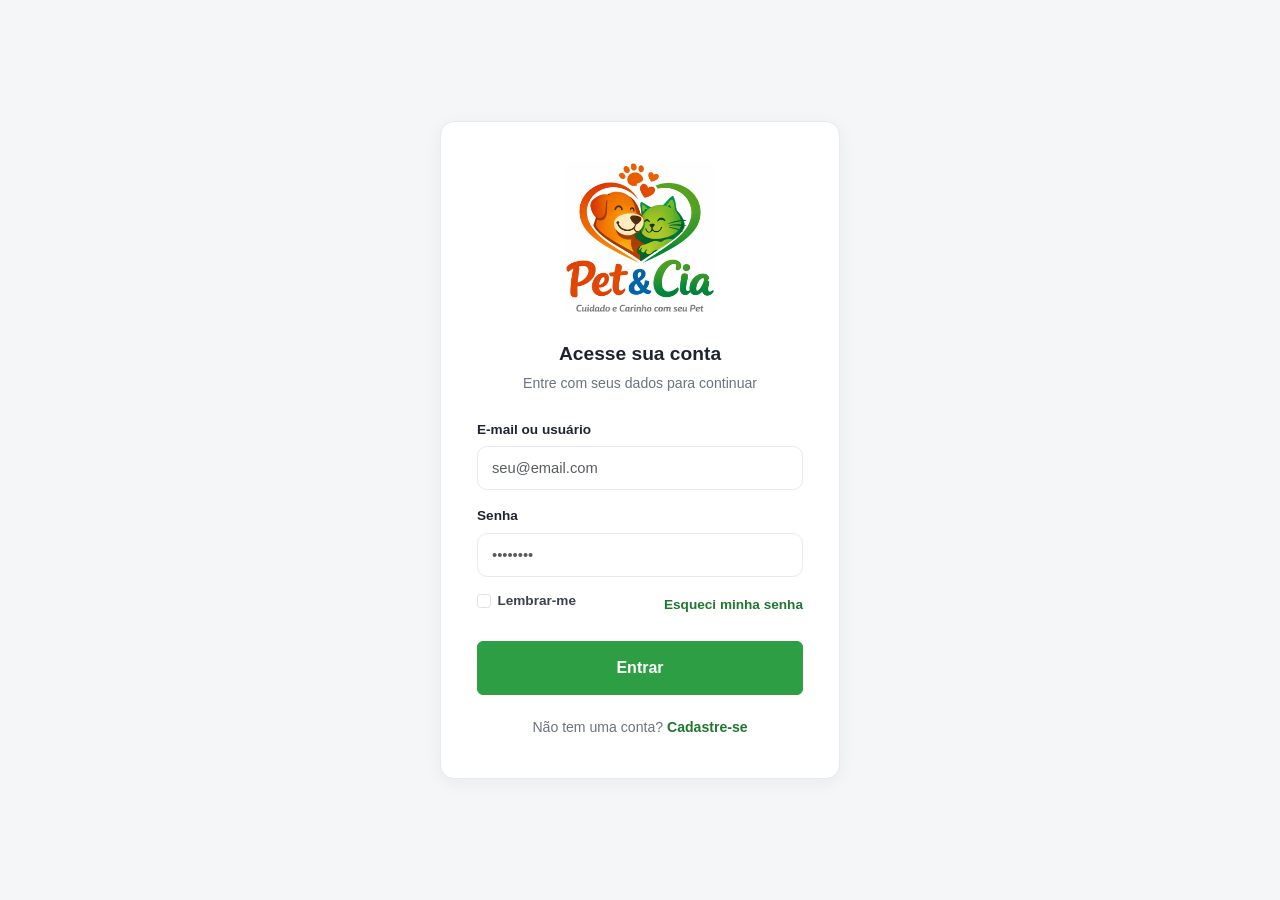
<file: Sprint 4/Site-Pet_Cia/html/login.html>
<!doctype html>
<html lang="pt-BR">
  <head>
    <meta charset="UTF-8" />
    <meta name="viewport" content="width=device-width, initial-scale=1.0" />
    <title>Pet & Cia | Login</title>

    <!-- Bootstrap CSS (CDN) -->
    <link
      href="https://cdn.jsdelivr.net/npm/bootstrap@5.3.3/dist/css/bootstrap.min.css"
      rel="stylesheet"
    />

    <!-- CSS próprio do projeto -->
    <link href="../assets/estilo.css" rel="stylesheet" />
  </head>
  <body>
    <div class="pc-login-page">
      <div class="pc-login-card">
        <div class="pc-login-logo">
          <img src="../images/logo_PetCia.png" alt="Logo Pet & Cia" />
        </div>

        <div class="pc-login-title">Acesse sua conta</div>
        <div class="pc-login-subtitle">Entre com seus dados para continuar</div>

        <form class="pc-login-form">
          <div class="mb-3">
            <label for="loginEmail">E-mail ou usuário</label>
            <input
              type="text"
              class="form-control"
              id="loginEmail"
              placeholder="seu@email.com"
            />
          </div>

          <div class="mb-2">
            <label for="loginSenha">Senha</label>
            <input
              type="password"
              class="form-control"
              id="loginSenha"
              placeholder="••••••••"
            />
          </div>

          <div class="pc-login-options">
            <div class="form-check">
              <input class="form-check-input" type="checkbox" id="lembrarMe" />
              <label class="form-check-label" for="lembrarMe">
                Lembrar-me
              </label>
            </div>
            <a href="#">Esqueci minha senha</a>
          </div>

          <a
            href="index.html"
            class="btn btn-pc-primary pc-btn-lg-action w-100"
          >
            Entrar
          </a>
        </form>

        <div class="pc-login-signup">
          Não tem uma conta? <a href="#">Cadastre-se</a>
        </div>
      </div>
    </div>
  </body>
</html>
</file>
<file: Sprint 4/Site-Pet_Cia/assets/estilo.css>
/* ===========================================================
   Pet & Cia — Sistema Web (Sprint 3)
   estilo.css
   =========================================================== */

:root {
  --pc-green: #2e9e44;
  --pc-green-dark: #21762f;
  --pc-green-light: #e8f7eb;
  --pc-orange: #f5a623;
  --pc-orange-light: #fdf0d9;
  --pc-blue: #3b82f6;
  --pc-blue-light: #e6f0fe;
  --pc-purple: #9b6fd6;
  --pc-purple-light: #f1e9fb;
  --pc-gray-text: #6b7280;
  --pc-gray-bg: #f5f6f8;
  --pc-border: #e7e9ee;
  --pc-card-radius: 14px;
  --pc-sidebar-width: 250px;
}

* {
  box-sizing: border-box;
}

body {
  background-color: var(--pc-gray-bg);
  font-family: "Segoe UI", Roboto, "Helvetica Neue", Arial, sans-serif;
  color: #1f2430;
}

a {
  text-decoration: none;
}

/* ===================== LAYOUT ===================== */

.pc-app {
  display: flex;
  min-height: 100vh;
}

.pc-main {
  flex: 1;
  padding: 28px 32px 60px;
  min-width: 0;
}

/* ===================== SIDEBAR ===================== */

.pc-sidebar {
  width: var(--pc-sidebar-width);
  flex-shrink: 0;
  background: #fff;
  border-right: 1px solid var(--pc-border);
  padding: 22px 18px;
  display: flex;
  flex-direction: column;
  height: 100vh;
  position: sticky;
  top: 0;
  align-self: flex-start;
}

.pc-logo {
  display: flex;
  flex-direction: column;
  align-items: center;
  text-align: center;
  gap: 8px;
  padding: 6px 6px 20px;
  margin-bottom: 6px;
  border-bottom: 1px solid var(--pc-border);
}

.pc-logo img {
  width: 196px;
  height: 196px;
  object-fit: contain;
  flex-shrink: 0;
}

.pc-logo-text {
  line-height: 1.2;
}

.pc-logo-text strong {
  font-size: 1.15rem;
  color: var(--pc-green-dark);
  display: block;
}

.pc-logo-text strong span {
  color: var(--pc-orange);
}

.pc-logo-text small {
  color: var(--pc-gray-text);
  font-size: 0.72rem;
  font-style: italic;
  display: block;
  margin-top: 2px;
}

.pc-nav {
  list-style: none;
  padding: 0;
  margin: 0;
  flex: 1;
}

.pc-nav li {
  margin-bottom: 2px;
}

.pc-nav a {
  display: flex;
  align-items: center;
  gap: 12px;
  padding: 10px 14px;
  border-radius: 10px;
  color: #3b4150;
  font-size: 0.92rem;
  font-weight: 500;
  transition:
    background-color 0.15s ease,
    color 0.15s ease;
}

.pc-nav a img {
  width: 22px;
  height: 22px;
  flex-shrink: 0;
  object-fit: contain;
}

.pc-nav a:hover {
  background: var(--pc-green-light);
  color: var(--pc-green-dark);
}

.pc-nav a.active {
  background: var(--pc-green-light);
  color: var(--pc-green-dark);
  font-weight: 700;
}

.pc-nav .pc-badge {
  margin-left: auto;
  background: var(--pc-orange);
  color: #fff;
  font-size: 0.68rem;
  font-weight: 700;
  border-radius: 50%;
  width: 19px;
  height: 19px;
  display: flex;
  align-items: center;
  justify-content: center;
}

.pc-user-box {
  display: flex;
  align-items: center;
  gap: 10px;
  padding-top: 16px;
  margin-top: 12px;
  border-top: 1px solid var(--pc-border);
}

.pc-user-box img {
  width: 38px;
  height: 38px;
  min-width: 38px;
  min-height: 38px;
  border-radius: 50%;
  object-fit: cover;
}

.pc-user-box strong {
  display: block;
  font-size: 0.85rem;
}
.pc-user-box span {
  font-size: 0.75rem;
  color: var(--pc-gray-text);
}

/* ===================== TOPO / NOTIFICAÇÃO ===================== */

.pc-topbar {
  display: flex;
  justify-content: space-between;
  align-items: flex-start;
  margin-bottom: 20px;
}

.pc-page-title {
  font-weight: 700;
  font-size: 1.3rem;
  margin-bottom: 2px;
}
.pc-page-subtitle {
  color: var(--pc-gray-text);
  font-size: 0.9rem;
}

.pc-bell {
  position: relative;
  width: 44px;
  height: 44px;
  border-radius: 50%;
  background: #fff;
  border: 1px solid var(--pc-border);
  display: flex;
  align-items: center;
  justify-content: center;
  color: #3b4150;
}

.pc-bell img {
  width: 20px;
  height: 20px;
  object-fit: contain;
}

.pc-bell .pc-badge-count {
  position: absolute;
  top: -4px;
  right: -4px;
  background: var(--pc-orange);
  color: #fff;
  font-size: 0.65rem;
  font-weight: 700;
  border-radius: 50%;
  width: 19px;
  height: 19px;
  display: flex;
  align-items: center;
  justify-content: center;
  border: 2px solid var(--pc-gray-bg);
}

/* ===================== CARDS DE STATUS (HOME) ===================== */

.pc-stat-card {
  background: #fff;
  border: 1px solid var(--pc-border);
  border-radius: var(--pc-card-radius);
  padding: 18px 10px;
  text-align: center;
}

.pc-stat-icon {
  width: 56px;
  height: 56px;
  border-radius: 50%;
  display: flex;
  align-items: center;
  justify-content: center;
  margin: 0 auto 10px;
}

.pc-stat-icon img {
  width: 34px;
  height: 34px;
  object-fit: contain;
}

.pc-stat-number {
  font-size: 1.6rem;
  font-weight: 800;
  line-height: 1;
}
.pc-stat-label {
  color: var(--pc-gray-text);
  font-size: 0.82rem;
  font-weight: 700;
  margin-top: 4px;
}

.bg-espera {
  background: var(--pc-orange-light);
}
.bg-banho {
  background: var(--pc-blue-light);
}
.bg-tosa {
  background: var(--pc-green-light);
}
.bg-massagem {
  background: var(--pc-purple-light);
}
.bg-finalizado {
  background: var(--pc-green-light);
}

/* ===================== BADGES DE STATUS ===================== */

.pc-status-badge {
  display: inline-block;
  padding: 5px 12px;
  border-radius: 20px;
  font-size: 0.78rem;
  font-weight: 700;
  white-space: nowrap;
}

.status-espera {
  background: var(--pc-orange-light);
  color: var(--pc-orange);
}
.status-banho {
  background: var(--pc-blue-light);
  color: var(--pc-blue);
}
.status-tosa {
  background: var(--pc-green-light);
  color: var(--pc-green-dark);
}
.status-massagem {
  background: var(--pc-purple-light);
  color: var(--pc-purple);
}
.status-finalizado {
  background: var(--pc-green-light);
  color: var(--pc-green-dark);
}

/* ===================== LISTA DA FILA (HOME) ===================== */

.pc-card {
  background: #fff;
  border: 1px solid var(--pc-border);
  border-radius: var(--pc-card-radius);
  padding: 22px;
}

.pc-queue-item {
  display: flex;
  align-items: center;
  gap: 14px;
  padding: 14px 8px;
  border-bottom: 1px solid var(--pc-border);
  transition: background-color 0.15s ease;
}

.pc-queue-item:last-child {
  border-bottom: none;
}

a.pc-queue-item:hover {
  background: var(--pc-gray-bg);
  border-radius: 10px;
}

.pc-queue-order {
  width: 26px;
  height: 26px;
  min-width: 26px;
  border-radius: 50%;
  background: var(--pc-orange-light);
  color: var(--pc-orange);
  font-weight: 700;
  font-size: 0.8rem;
  display: flex;
  align-items: center;
  justify-content: center;
  flex-shrink: 0;
}

/* ---- Avatar do pet: wrapper de tamanho fixo, à prova de imagens
       grandes ou ausentes. A imagem real preenche 100%/100%. ---- */

.pc-pet-avatar,
.pc-pet-avatar-sm,
.pc-pet-avatar-lg {
  border-radius: 50%;
  overflow: hidden;
  flex-shrink: 0;
  display: inline-block;
  background: var(--pc-gray-bg);
}

.pc-pet-avatar {
  width: 52px;
  height: 52px;
  min-width: 52px;
  min-height: 52px;
}
.pc-pet-avatar-sm {
  width: 38px;
  height: 38px;
  min-width: 38px;
  min-height: 38px;
}
.pc-pet-avatar-lg {
  width: 76px;
  height: 76px;
  min-width: 76px;
  min-height: 76px;
}

.pc-pet-avatar img,
.pc-pet-avatar-sm img,
.pc-pet-avatar-lg img {
  width: 100%;
  height: 100%;
  object-fit: cover;
  display: block;
}

.pc-queue-info {
  flex: 1;
  min-width: 0;
}
.pc-queue-info strong {
  display: block;
  font-size: 0.96rem;
}
.pc-queue-info span {
  display: block;
  font-size: 0.82rem;
  color: var(--pc-gray-text);
}

.pc-queue-meta {
  text-align: right;
  flex-shrink: 0;
}
.pc-queue-meta small {
  display: block;
  color: var(--pc-gray-text);
  font-size: 0.78rem;
  margin-top: 4px;
}

/* ===================== BOTÕES ===================== */

.btn-pc-primary {
  background: var(--pc-green);
  border-color: var(--pc-green);
  color: #fff;
  font-weight: 600;
}

.btn-pc-primary:hover {
  background: var(--pc-green-dark);
  border-color: var(--pc-green-dark);
  color: #fff;
}

.btn-pc-outline {
  background: #fff;
  border: 1px solid var(--pc-border);
  color: #1f2430;
  font-weight: 600;
}

.btn-pc-outline:hover {
  background: var(--pc-gray-bg);
}

.btn-pc-status-tosa {
  background: var(--pc-green-light);
  border: 1.5px solid var(--pc-green);
  color: var(--pc-green-dark);
  font-weight: 700;
}

.btn-pc-status-tosa:hover {
  background: var(--pc-green);
  border-color: var(--pc-green);
  color: #fff;
}

/* ===================== DETALHE DO ATENDIMENTO ===================== */

.pc-detail-wrap {
  max-width: 480px;
  margin: 0;
}

.pc-back-link {
  display: flex;
  align-items: center;
  gap: 8px;
  color: #1f2430;
  font-weight: 600;
  margin-bottom: 16px;
  min-height: 1.3rem;
}

.pc-back-link img {
  width: 18px;
  height: 18px;
  object-fit: contain;
}

.pc-pet-name-row {
  display: flex;
  align-items: center;
  gap: 6px;
}

.pc-pet-name-row img.pc-icon-heart {
  width: 16px;
  height: 16px;
  object-fit: contain;
}

.pc-contact-row {
  display: flex;
  align-items: center;
  gap: 10px;
}

.pc-contact-row img.pc-icon-phone {
  width: 16px;
  height: 16px;
  object-fit: contain;
}
.pc-contact-row img.pc-icon-whatsapp {
  width: 22px;
  height: 22px;
  object-fit: contain;
}

.pc-services-list {
  list-style: none;
  padding: 0;
  margin: 12px 0;
}

.pc-services-list li {
  display: flex;
  justify-content: space-between;
  padding: 6px 0;
  font-size: 0.92rem;
}

.pc-services-total {
  display: flex;
  justify-content: space-between;
  font-weight: 700;
  padding-top: 10px;
  border-top: 1px solid var(--pc-border);
}

.pc-services-total span:last-child {
  color: var(--pc-green-dark);
}

/* ---- progress stepper ---- */

.pc-stepper {
  display: flex;
  align-items: flex-start;
  justify-content: space-between;
  margin: 18px 0 6px;
}

.pc-step {
  flex: 1;
  text-align: center;
  position: relative;
}

.pc-step-circle {
  width: 34px;
  height: 34px;
  border-radius: 50%;
  background: #fff;
  border: 2px solid #d8dbe2;
  display: flex;
  align-items: center;
  justify-content: center;
  margin: 0 auto 6px;
  position: relative;
  z-index: 2;
}

.pc-step-circle img {
  width: 16px;
  height: 16px;
  object-fit: contain;
}

.pc-step::before {
  content: "";
  position: absolute;
  top: 17px;
  left: -50%;
  width: 100%;
  height: 2px;
  background: #d8dbe2;
  z-index: 1;
}

.pc-step:first-child::before {
  display: none;
}

.pc-step.done .pc-step-circle,
.pc-step.current .pc-step-circle {
  background: #fff;
  border-color: var(--pc-green);
}

.pc-step.done::before,
.pc-step.current::before {
  background: var(--pc-green);
}

.pc-step-label {
  font-size: 0.74rem;
  color: var(--pc-gray-text);
}
.pc-step.current .pc-step-label {
  color: var(--pc-green-dark);
  font-weight: 700;
}

.pc-eta {
  display: flex;
  align-items: center;
  gap: 8px;
  font-size: 0.9rem;
  margin: 14px 0;
}

.pc-eta img {
  width: 17px;
  height: 17px;
  object-fit: contain;
}

.pc-action-btn img {
  width: 16px;
  height: 16px;
  object-fit: contain;
  margin-right: 6px;
}

.pc-icon-celular {
  width: 32px;
  height: 32px;
  object-fit: contain;
  margin-right: 8px;
}

.pc-btn-lg-action {
  padding-top: 14px;
  padding-bottom: 14px;
  display: flex;
  align-items: center;
  justify-content: center;
}

/* ===================== TIMELINE (ACOMPANHAMENTO) ===================== */

.pc-timeline {
  list-style: none;
  padding: 0;
  margin: 0;
}

.pc-timeline-item {
  display: flex;
  gap: 14px;
  position: relative;
  padding-bottom: 26px;
}

.pc-timeline-item:last-child {
  padding-bottom: 0;
}

.pc-timeline-icon {
  width: 38px;
  height: 38px;
  border-radius: 50%;
  display: flex;
  align-items: center;
  justify-content: center;
  flex-shrink: 0;
  position: relative;
  z-index: 2;
}

.pc-timeline-icon img {
  width: 18px;
  height: 18px;
  object-fit: contain;
}

.pc-timeline-item:not(:last-child)::before {
  content: "";
  position: absolute;
  left: 18px;
  top: 38px;
  bottom: 0;
  width: 2px;
  background: var(--pc-border);
}

.pc-timeline-item.done:not(:last-child)::before {
  background: var(--pc-green);
}

.pc-timeline-content {
  flex: 1;
  padding-top: 6px;
}
.pc-timeline-content strong {
  display: block;
  font-size: 0.92rem;
}
.pc-timeline-content span {
  font-size: 0.8rem;
  color: var(--pc-gray-text);
}
.pc-timeline-time {
  font-size: 0.82rem;
  color: var(--pc-gray-text);
  padding-top: 12px;
  white-space: nowrap;
}

.pc-timeline-item.pending .pc-timeline-icon {
  background: #eef0f3;
}

.pc-status-link {
  color: inherit;
  text-decoration: none;
}

.pc-status-link:hover {
  text-decoration: underline;
  color: var(--pc-green-dark);
}

/* ===================== NOTIFICAÇÕES ===================== */

.pc-notif-item {
  display: flex;
  align-items: flex-start;
  gap: 14px;
  padding: 16px 8px;
  border-bottom: 1px solid var(--pc-border);
}

.pc-notif-item:last-child {
  border-bottom: none;
}

.pc-notif-icon {
  width: 38px;
  height: 38px;
  border-radius: 50%;
  display: flex;
  align-items: center;
  justify-content: center;
  flex-shrink: 0;
}

.pc-notif-icon img {
  width: 18px;
  height: 18px;
  object-fit: contain;
}

.pc-notif-content {
  flex: 1;
}
.pc-notif-content strong {
  display: block;
  font-size: 0.92rem;
}
.pc-notif-content span {
  display: block;
  font-size: 0.82rem;
  color: var(--pc-gray-text);
  margin-top: 2px;
}

.pc-notif-time {
  font-size: 0.78rem;
  color: var(--pc-gray-text);
  white-space: nowrap;
  display: flex;
  align-items: center;
  gap: 8px;
}

.pc-notif-dot {
  width: 8px;
  height: 8px;
  border-radius: 50%;
  background: var(--pc-orange);
  flex-shrink: 0;
}

.pc-notif-tabs {
  display: flex;
  gap: 22px;
  border-bottom: 1px solid var(--pc-border);
  margin-bottom: 4px;
}

.pc-notif-tab {
  padding: 0 0 10px;
  font-size: 0.9rem;
  color: var(--pc-gray-text);
  font-weight: 600;
  border-bottom: 2px solid transparent;
  margin-bottom: -1px;
}

.pc-notif-tab.active {
  color: var(--pc-green-dark);
  border-bottom-color: var(--pc-green);
}

.pc-filter-btn img {
  width: 18px;
  height: 18px;
  object-fit: contain;
}

/* ===================== PERFIL / MEU PET ===================== */

.pc-profile-header {
  display: flex;
  align-items: center;
  gap: 16px;
  margin-bottom: 18px;
}

.pc-profile-header .pc-info {
  flex: 1;
}
.pc-profile-header h2 {
  font-size: 1.2rem;
  font-weight: 700;
  margin-bottom: 2px;
}
.pc-profile-header .pc-sub {
  color: var(--pc-gray-text);
  font-size: 0.88rem;
}

.pc-profile-tabs {
  display: flex;
  gap: 22px;
  border-bottom: 1px solid var(--pc-border);
  margin-bottom: 18px;
}

.pc-profile-tab {
  padding: 0 0 10px;
  font-size: 0.9rem;
  color: var(--pc-gray-text);
  font-weight: 600;
  border-bottom: 2px solid transparent;
  margin-bottom: -1px;
}

.pc-profile-tab.active {
  color: var(--pc-green-dark);
  border-bottom-color: var(--pc-green);
}

.pc-table thead th {
  color: var(--pc-gray-text);
  font-size: 0.8rem;
  font-weight: 600;
  border-bottom: 1px solid var(--pc-border);
}

.pc-table td {
  vertical-align: middle;
  font-size: 0.9rem;
}

/* ===================== LOGIN ===================== */

.pc-login-page {
  min-height: 100vh;
  display: flex;
  align-items: center;
  justify-content: center;
  background: var(--pc-gray-bg);
  padding: 24px;
}

.pc-login-card {
  background: #fff;
  border: 1px solid var(--pc-border);
  border-radius: var(--pc-card-radius);
  padding: 40px 36px;
  width: 100%;
  max-width: 400px;
  box-shadow: 0 4px 18px rgba(0, 0, 0, 0.05);
}

.pc-login-logo {
  display: flex;
  flex-direction: column;
  align-items: center;
  text-align: center;
  gap: 8px;
  margin-bottom: 28px;
}

.pc-login-logo img {
  width: 150px;
  height: 150px;
  object-fit: contain;
}

.pc-login-logo small {
  color: var(--pc-gray-text);
  font-size: 0.8rem;
  font-style: italic;
}

.pc-login-title {
  font-weight: 700;
  font-size: 1.2rem;
  text-align: center;
  margin-bottom: 4px;
}

.pc-login-subtitle {
  color: var(--pc-gray-text);
  font-size: 0.88rem;
  text-align: center;
  margin-bottom: 26px;
}

.pc-login-form label {
  font-size: 0.85rem;
  font-weight: 600;
  margin-bottom: 6px;
  display: block;
}

.pc-login-form .form-control {
  border: 1px solid var(--pc-border);
  border-radius: 10px;
  padding: 10px 14px;
  font-size: 0.92rem;
}

.pc-login-form .form-control:focus {
  border-color: var(--pc-green);
  box-shadow: 0 0 0 0.2rem var(--pc-green-light);
}

.pc-login-options {
  display: flex;
  justify-content: space-between;
  align-items: center;
  margin: 14px 0 22px;
  font-size: 0.85rem;
}

.pc-login-options .form-check-label {
  color: #3b4150;
  font-size: 0.85rem;
}

.pc-login-options a {
  color: var(--pc-green-dark);
  font-weight: 600;
}

.pc-login-options a:hover {
  text-decoration: underline;
}

.pc-login-signup {
  text-align: center;
  font-size: 0.88rem;
  color: var(--pc-gray-text);
  margin-top: 22px;
}

.pc-login-signup a {
  color: var(--pc-green-dark);
  font-weight: 700;
}

.pc-login-signup a:hover {
  text-decoration: underline;
}

/* ===================== RESPONSIVO ===================== */

@media (max-width: 991px) {
  .pc-sidebar {
    position: fixed;
    left: 0;
    top: 0;
    bottom: 0;
    transform: translateX(-100%);
    z-index: 1050;
    transition: transform 0.2s ease;
  }
  .pc-sidebar.open {
    transform: translateX(0);
  }
  .pc-main {
    padding: 20px 16px 60px;
  }
  .pc-mobile-toggle {
    display: inline-flex !important;
  }
}

.pc-mobile-toggle {
  display: none;
  width: 40px;
  height: 40px;
  border-radius: 10px;
  border: 1px solid var(--pc-border);
  background: #fff;
  align-items: center;
  justify-content: center;
  margin-right: 10px;
}
</file>
